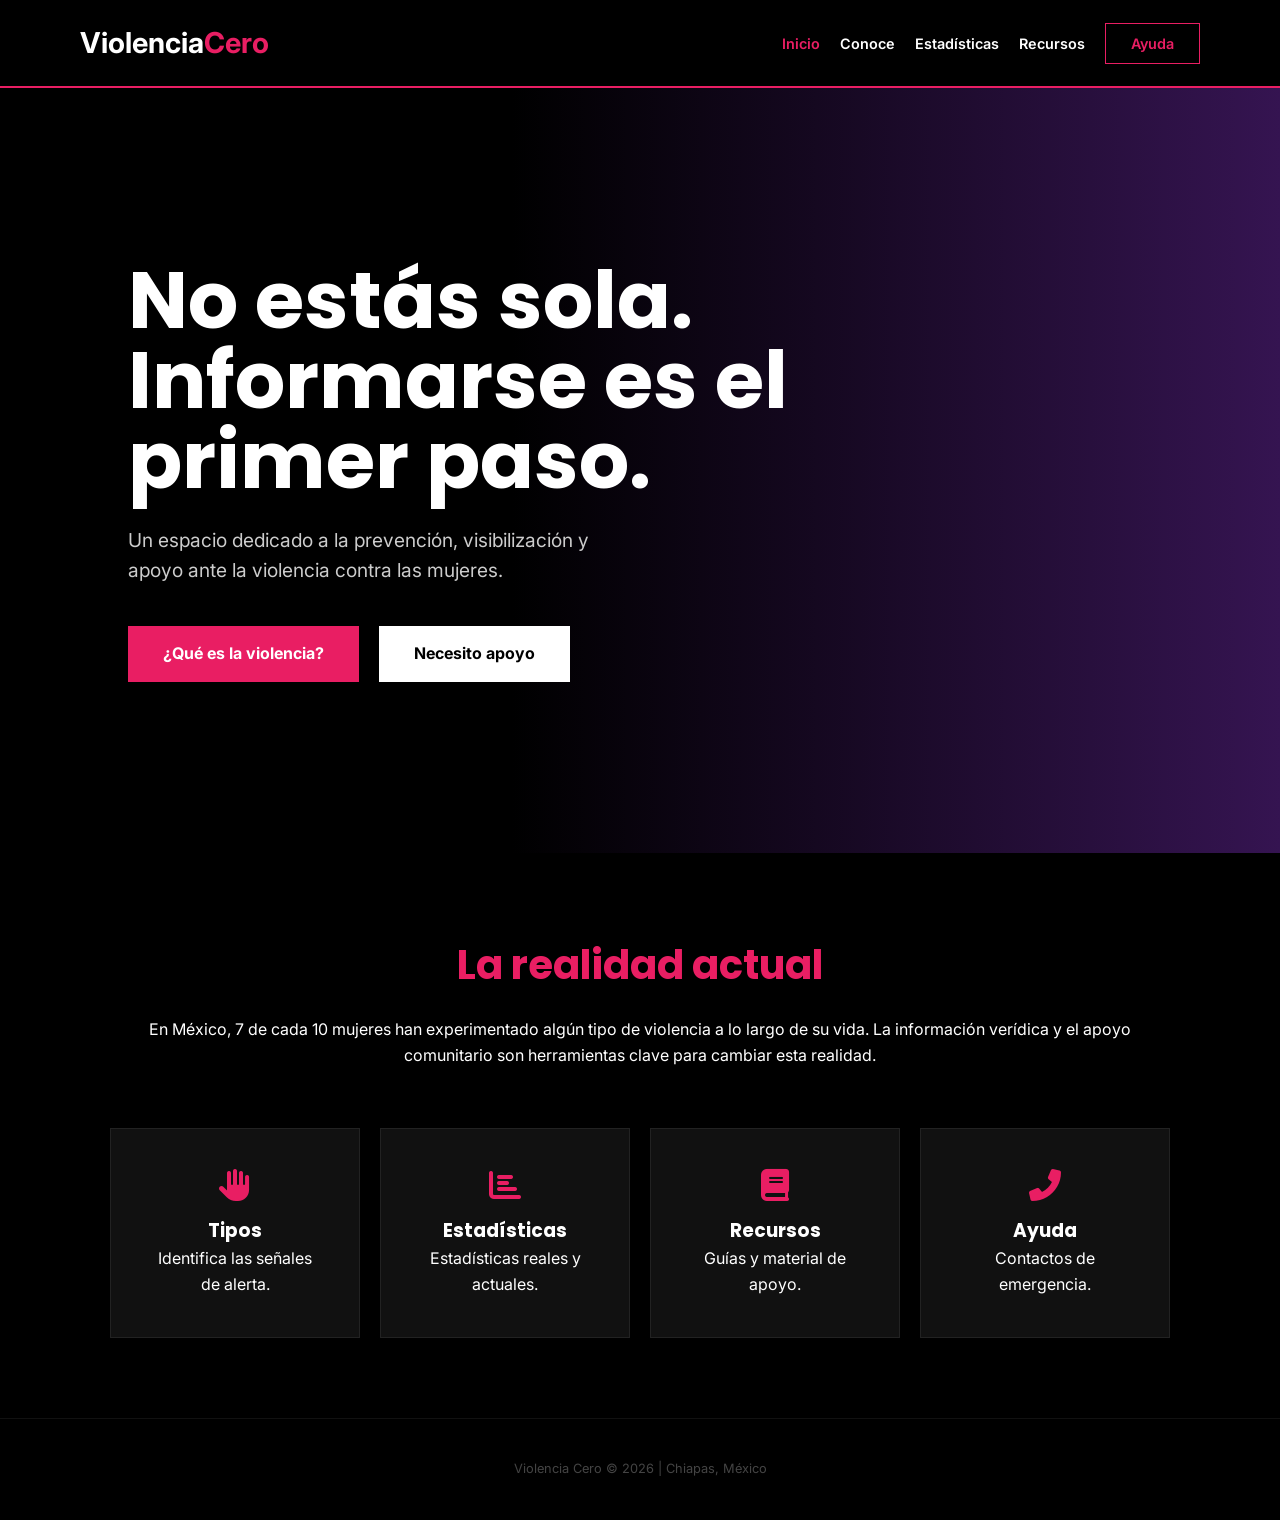
<file: index.html>
<!DOCTYPE html>
<html lang="es">
<head>
    <meta charset="UTF-8">
    <meta name="viewport" content="width=device-width, initial-scale=1.0">
    <title>Violencia Cero</title>
    <link href="https://fonts.googleapis.com/css2?family=Poppins:wght@700&family=Inter:wght@400;600&display=swap" rel="stylesheet">
    <link rel="stylesheet" href="https://cdnjs.cloudflare.com/ajax/libs/font-awesome/6.0.0/css/all.min.css">
    <link rel="stylesheet" href="estilos.css">
</head>
<body>

<header>
    <div class="nav-container">
        <a href="index.html" class="logo">Violencia<span>Cero</span></a>
        <nav>
            <a href="index.html" class="active">Inicio</a>
            <a href="paginas/tipos.html">Conoce</a>
            <a href="paginas/estadisticas.html">Estadísticas</a>
            <a href="paginas/recursos.html">Recursos</a>
            <a href="paginas/ayuda.html" class="btn-ayuda">Ayuda</a>
        </nav>
    </div>
</header>

<section class="hero">
    <div class="hero-content">
        <h1>No estás sola.<br>Informarse es el primer paso.</h1>
        <p>Un espacio dedicado a la prevención, visibilización y apoyo ante la violencia contra las mujeres.</p>
        <div class="hero-btns">
            <a href="#info" class="btn-rosa">¿Qué es la violencia?</a>
            <a href="paginas/ayuda.html" class="btn-blanco">Necesito apoyo</a>
        </div>
    </div>
</section>

<main id="info" class="container">
    <div class="seccion-texto">
        <h2>La realidad actual</h2>
        <p>En México, 7 de cada 10 mujeres han experimentado algún tipo de violencia a lo largo de su vida. La información verídica y el apoyo comunitario son herramientas clave para cambiar esta realidad.</p>
    </div>

    <div class="grid-opciones">
        <a href="paginas/tipos.html" class="tarjeta-opcion">
            <i class="fas fa-hand-paper"></i>
            <h3>Tipos</h3>
            <p>Identifica las señales de alerta.</p>
        </a>
        <a href="paginas/estadisticas.html" class="tarjeta-opcion">
            <i class="fas fa-chart-bar"></i>
            <h3>Estadísticas</h3>
            <p>Estadísticas reales y actuales.</p>
        </a>
        <a href="paginas/recursos.html" class="tarjeta-opcion">
            <i class="fas fa-book"></i>
            <h3>Recursos</h3>
            <p>Guías y material de apoyo.</p>
        </a>
        <a href="paginas/ayuda.html" class="tarjeta-opcion">
            <i class="fas fa-phone-alt"></i>
            <h3>Ayuda</h3>
            <p>Contactos de emergencia.</p>
        </a>
    </div>
</main>

<footer>
    <p>Violencia Cero © 2026 | Chiapas, México</p>
</footer>

</body>
</html>
</file>
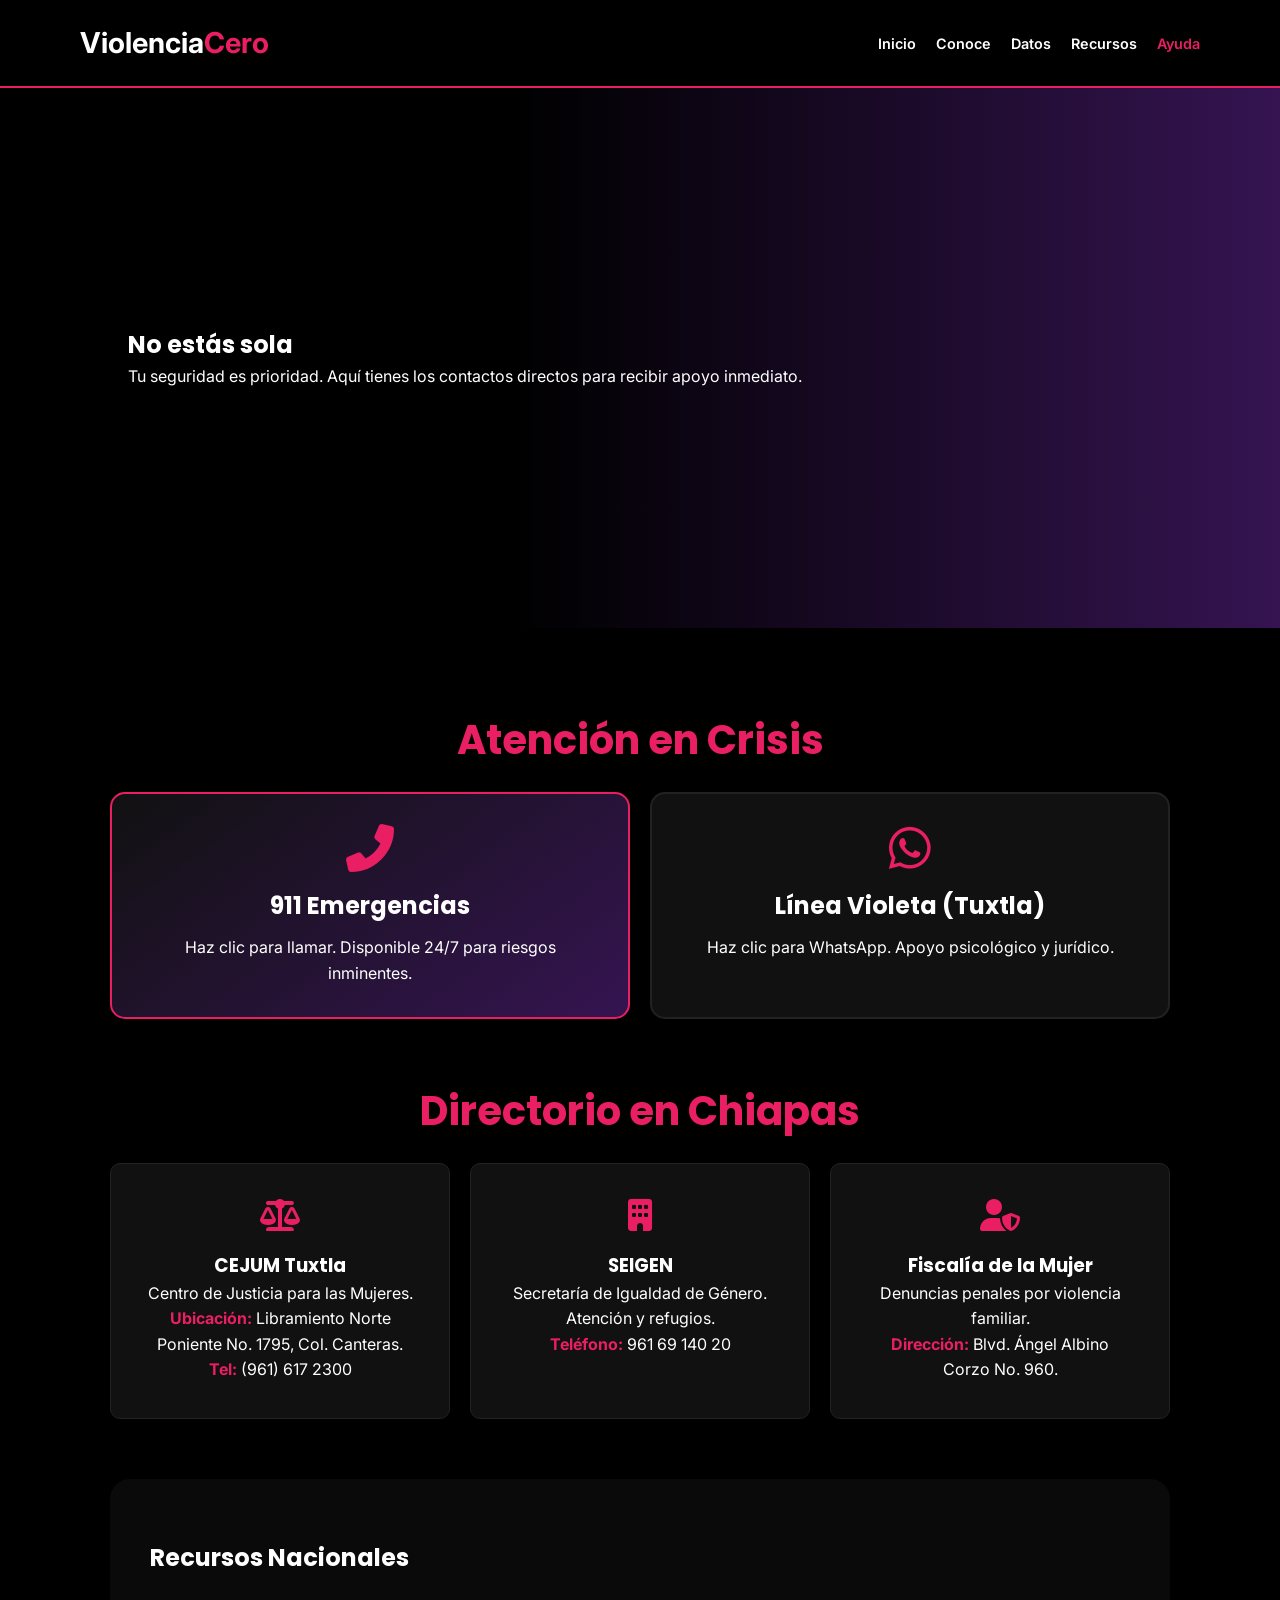
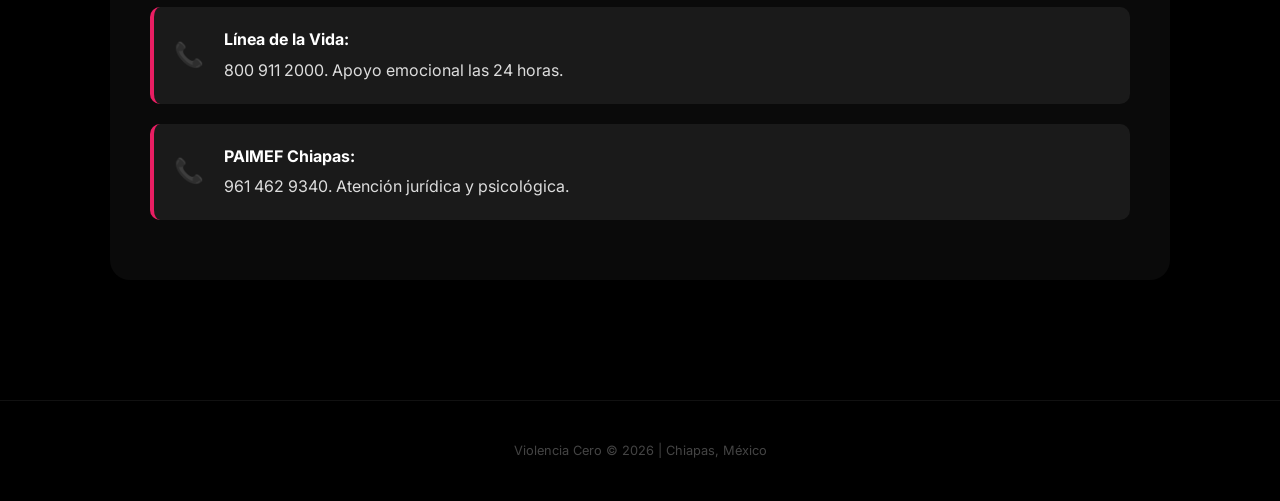
<file: paginas/ayuda.html>
<!DOCTYPE html>
<html lang="es">
<head>
    <meta charset="UTF-8">
    <meta name="viewport" content="width=device-width, initial-scale=1.0">
    <title>Violencia Cero | Ayuda</title>
    <link href="https://fonts.googleapis.com/css2?family=Poppins:wght@700&family=Inter:wght@400;600&display=swap" rel="stylesheet">
    <link rel="stylesheet" href="https://cdnjs.cloudflare.com/ajax/libs/font-awesome/6.0.0/css/all.min.css">
    <link rel="stylesheet" href="../estilos.css">
</head>
<body>

<header>
    <div class="nav-container">
        <a href="../index.html" class="logo">Violencia<span>Cero</span></a>
        <nav>
            <a href="../index.html">Inicio</a>
            <a href="tipos.html">Conoce</a>
            <a href="estadisticas.html">Datos</a>
            <a href="recursos.html">Recursos</a>
            <a href="ayuda.html" class="active">Ayuda</a>
        </nav>
    </div>
</header>

<section class="hero-sub">
    <div class="hero-content">
        <h1>No estás sola</h1>
        <p>Tu seguridad es prioridad. Aquí tienes los contactos directos para recibir apoyo inmediato.</p>
    </div>
</section>

<main class="container">
    
    <section class="seccion-texto">
        <h2>Atención en Crisis</h2>
        <div class="grid-emergencia">
            <a href="tel:911" class="caja-ayuda emergencia-viva">
                <i class="fas fa-phone-alt"></i>
                <h3>911 Emergencias</h3>
                <p>Haz clic para llamar. Disponible 24/7 para riesgos inminentes.</p>
            </a>

            <a href="https://wa.me/529612008429" target="_blank" class="caja-ayuda">
                <i class="fab fa-whatsapp"></i>
                <h3>Línea Violeta (Tuxtla)</h3>
                <p>Haz clic para WhatsApp. Apoyo psicológico y jurídico.</p>
            </a>
        </div>
    </section>

    <section class="seccion-texto">
        <h2>Directorio en Chiapas</h2>
        <div class="grid-detalles">
            <div class="tarjeta-detalle">
                <i class="fas fa-balance-scale"></i>
                <h3>CEJUM Tuxtla</h3>
                <p>Centro de Justicia para las Mujeres.</p>
                <p><strong>Ubicación:</strong> Libramiento Norte Poniente No. 1795, Col. Canteras.</p>
                <p><strong>Tel:</strong> (961) 617 2300</p>
            </div>
            <div class="tarjeta-detalle">
                <i class="fas fa-building"></i>
                <h3>SEIGEN</h3>
                <p>Secretaría de Igualdad de Género. Atención y refugios.</p>
                <p><strong>Teléfono:</strong> 961 69 140 20</p>
            </div>
            <div class="tarjeta-detalle">
                <i class="fas fa-user-shield"></i>
                <h3>Fiscalía de la Mujer</h3>
                <p>Denuncias penales por violencia familiar.</p>
                <p><strong>Dirección:</strong> Blvd. Ángel Albino Corzo No. 960.</p>
            </div>
        </div>
    </section>

    <section class="bg-oscuro-suave">
        <h2>Recursos Nacionales</h2>
        <div class="lista-pasos">
            <div class="paso">
                <div class="paso-num">📞</div>
                <p><strong>Línea de la Vida:</strong> 800 911 2000. Apoyo emocional las 24 horas.</p>
            </div>
            <div class="paso">
                <div class="paso-num">📞</div>
                <p><strong>PAIMEF Chiapas:</strong> 961 462 9340. Atención jurídica y psicológica.</p>
            </div>
        </div>
    </section>

</main>

<footer>
    <p>Violencia Cero © 2026 | Chiapas, México</p>
</footer>

</body>
</html>
</file>
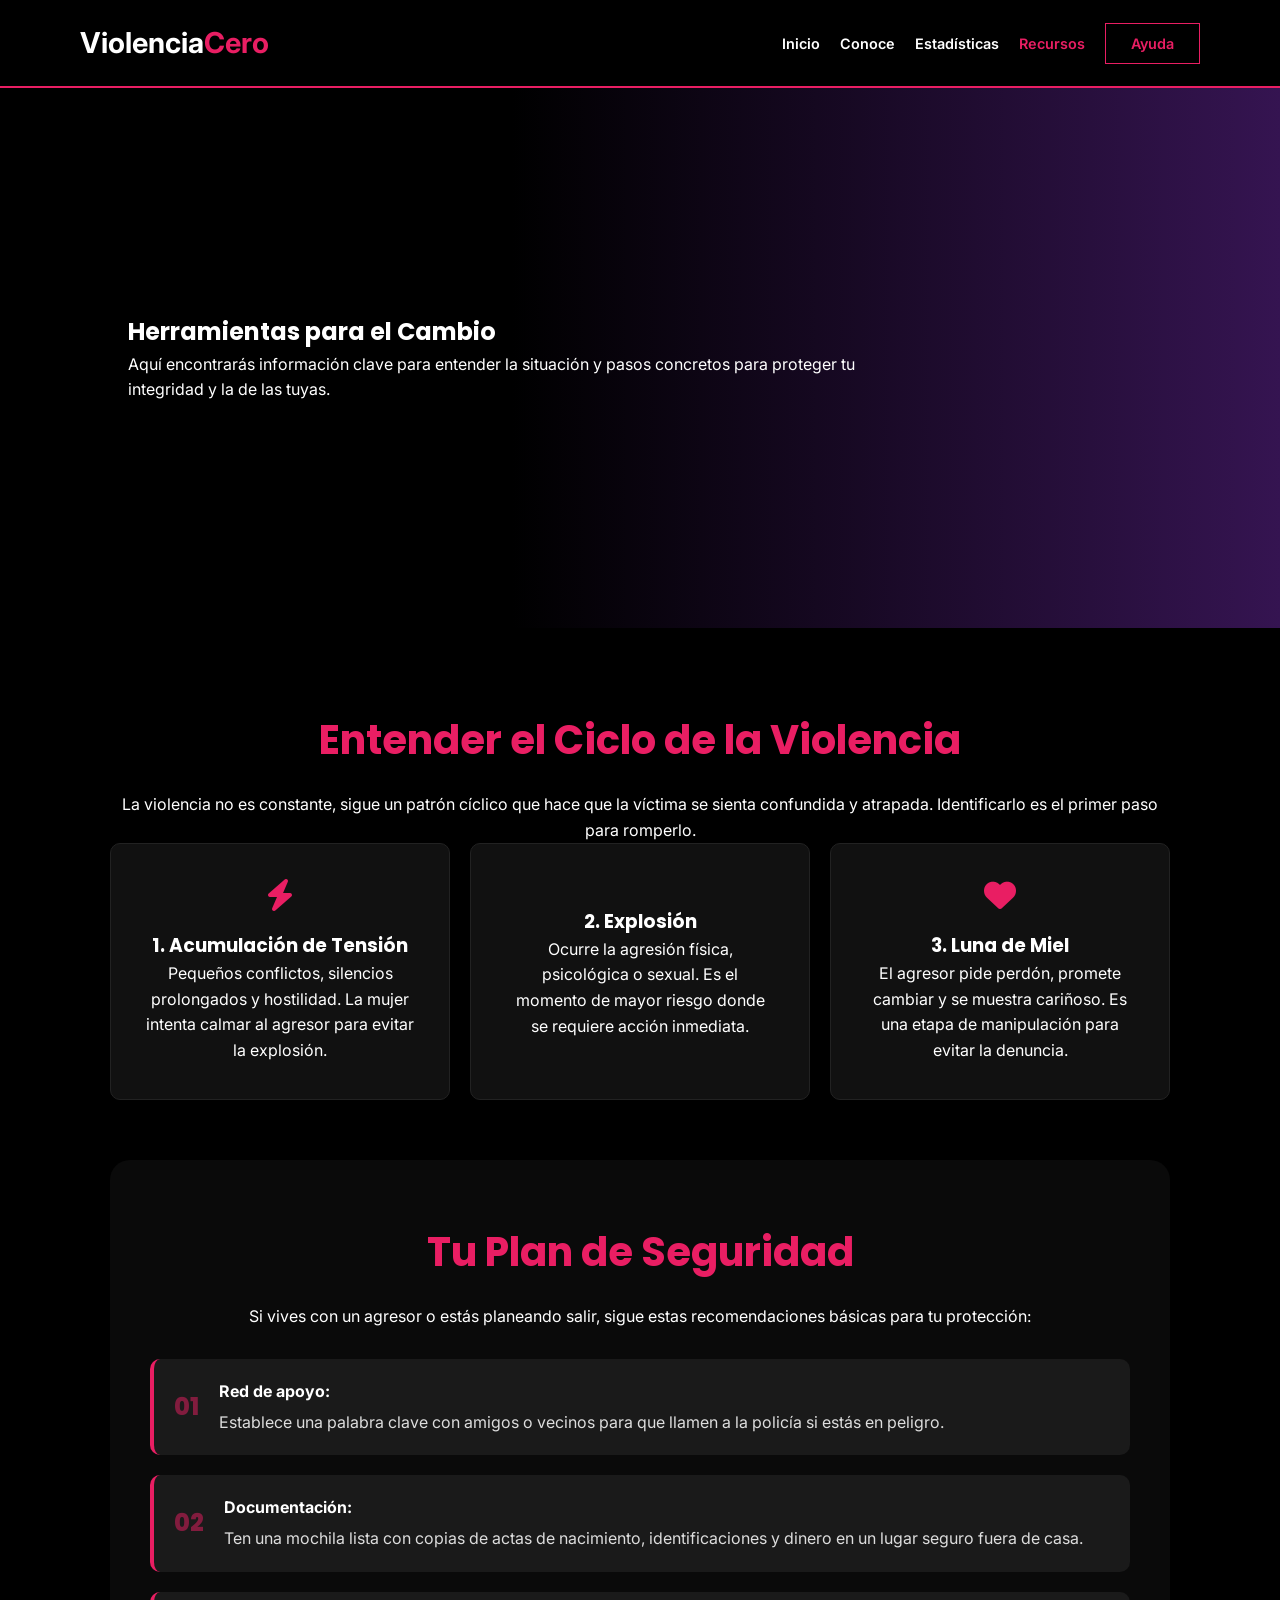
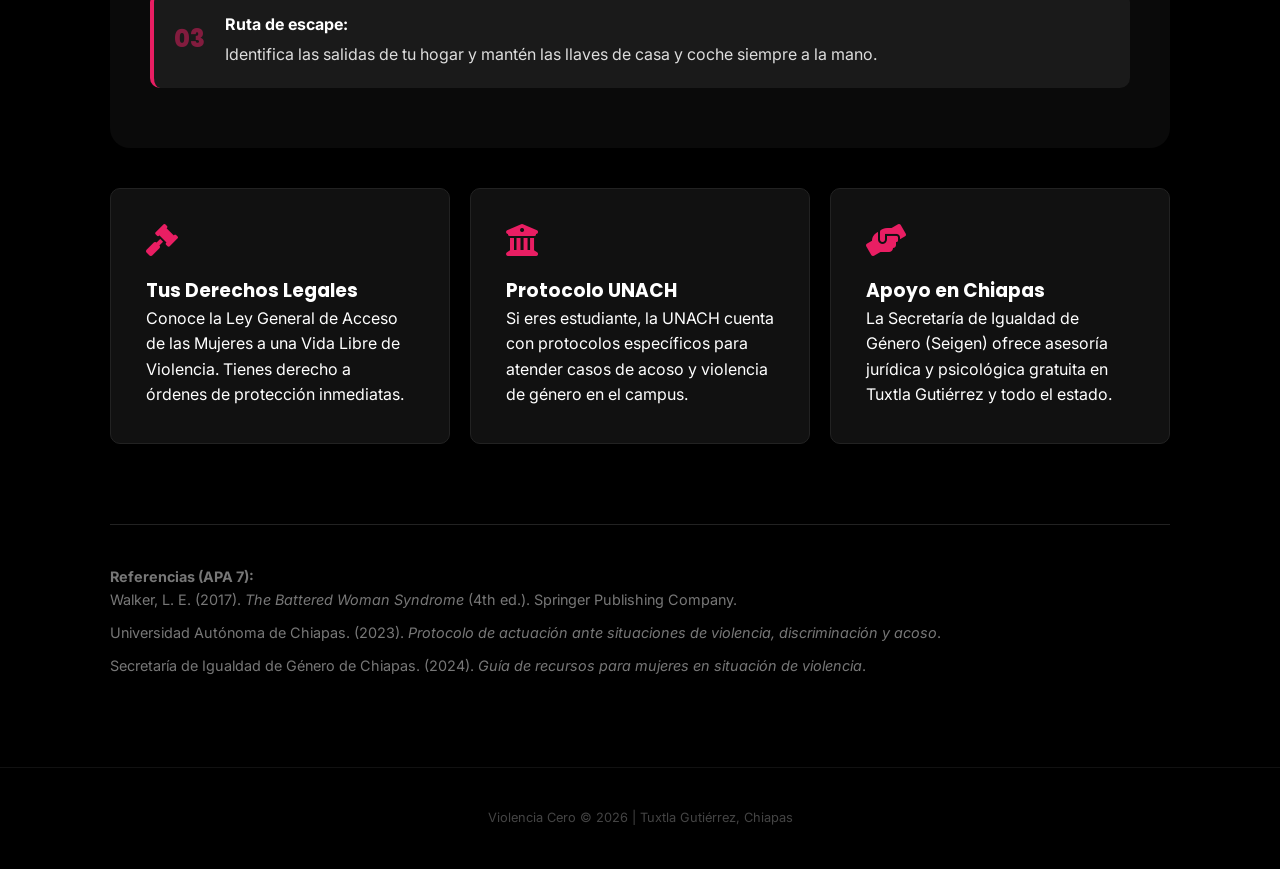
<file: paginas/recursos.html>
<!DOCTYPE html>
<html lang="es">
<head>
    <meta charset="UTF-8">
    <meta name="viewport" content="width=device-width, initial-scale=1.0">
    <title>Violencia Cero | Recursos y Acción</title>
    <link href="https://fonts.googleapis.com/css2?family=Poppins:wght@700&family=Inter:wght@400;600&display=swap" rel="stylesheet">
    <link rel="stylesheet" href="https://cdnjs.cloudflare.com/ajax/libs/font-awesome/6.0.0/css/all.min.css">
    <link rel="stylesheet" href="../estilos.css">
</head>
<body>

<header>
    <div class="nav-container">
        <a href="../index.html" class="logo">Violencia<span>Cero</span></a>
        <nav>
            <a href="../index.html">Inicio</a>
            <a href="tipos.html">Conoce</a>
            <a href="estadisticas.html">Estadísticas</a>
            <a href="recursos.html" class="active">Recursos</a>
            <a href="ayuda.html" class="btn-ayuda">Ayuda</a>
        </nav>
    </div>
</header>

<section class="hero-sub">
    <div class="hero-content">
        <h1>Herramientas para el Cambio</h1>
        <p>Aquí encontrarás información clave para entender la situación y pasos concretos para proteger tu integridad y la de las tuyas.</p>
    </div>
</section>

<main class="container">
    
    <section class="seccion-texto">
        <h2>Entender el Ciclo de la Violencia</h2>
        <p>La violencia no es constante, sigue un patrón cíclico que hace que la víctima se sienta confundida y atrapada. Identificarlo es el primer paso para romperlo.</p>
        
        <div class="grid-detalles">
            <div class="tarjeta-detalle">
                <i class="fas fa-bolt"></i>
                <h3>1. Acumulación de Tensión</h3>
                <p>Pequeños conflictos, silencios prolongados y hostilidad. La mujer intenta calmar al agresor para evitar la explosión.</p>
            </div>
            <div class="tarjeta-detalle">
                <i class="fas fa-explosion"></i>
                <h3>2. Explosión</h3>
                <p>Ocurre la agresión física, psicológica o sexual. Es el momento de mayor riesgo donde se requiere acción inmediata.</p>
            </div>
            <div class="tarjeta-detalle">
                <i class="fas fa-heart"></i>
                <h3>3. Luna de Miel</h3>
                <p>El agresor pide perdón, promete cambiar y se muestra cariñoso. Es una etapa de manipulación para evitar la denuncia.</p>
            </div>
        </div>
    </section>

    <section class="seccion-texto bg-oscuro-suave">
        <h2>Tu Plan de Seguridad</h2>
        <p>Si vives con un agresor o estás planeando salir, sigue estas recomendaciones básicas para tu protección:</p>
        
        <div class="lista-pasos">
            <div class="paso">
                <div class="paso-num">01</div>
                <p><strong>Red de apoyo:</strong> Establece una palabra clave con amigos o vecinos para que llamen a la policía si estás en peligro.</p>
            </div>
            <div class="paso">
                <div class="paso-num">02</div>
                <p><strong>Documentación:</strong> Ten una mochila lista con copias de actas de nacimiento, identificaciones y dinero en un lugar seguro fuera de casa.</p>
            </div>
            <div class="paso">
                <div class="paso-num">03</div>
                <p><strong>Ruta de escape:</strong> Identifica las salidas de tu hogar y mantén las llaves de casa y coche siempre a la mano.</p>
            </div>
        </div>
    </section>

    <section class="grid-detalles">
        <div class="tarjeta-detalle">
            <i class="fas fa-gavel"></i>
            <h3>Tus Derechos Legales</h3>
            <p>Conoce la Ley General de Acceso de las Mujeres a una Vida Libre de Violencia. Tienes derecho a órdenes de protección inmediatas.</p>
        </div>
        <div class="tarjeta-detalle">
            <i class="fas fa-university"></i>
            <h3>Protocolo UNACH</h3>
            <p>Si eres estudiante, la UNACH cuenta con protocolos específicos para atender casos de acoso y violencia de género en el campus.</p>
        </div>
        <div class="tarjeta-detalle">
            <i class="fas fa-hands-helping"></i>
            <h3>Apoyo en Chiapas</h3>
            <p>La Secretaría de Igualdad de Género (Seigen) ofrece asesoría jurídica y psicológica gratuita en Tuxtla Gutiérrez y todo el estado.</p>
        </div>
    </section>

    <section class="referencias-apa">
        <p><strong>Referencias (APA 7):</strong></p>
        <ul>
            <li>Walker, L. E. (2017). <em>The Battered Woman Syndrome</em> (4th ed.). Springer Publishing Company.</li>
            <li>Universidad Autónoma de Chiapas. (2023). <em>Protocolo de actuación ante situaciones de violencia, discriminación y acoso</em>.</li>
            <li>Secretaría de Igualdad de Género de Chiapas. (2024). <em>Guía de recursos para mujeres en situación de violencia</em>.</li>
        </ul>
    </section>
</main>

<footer>
    <p>Violencia Cero © 2026 | Tuxtla Gutiérrez, Chiapas</p>
</footer>

</body>
</html>
</file>
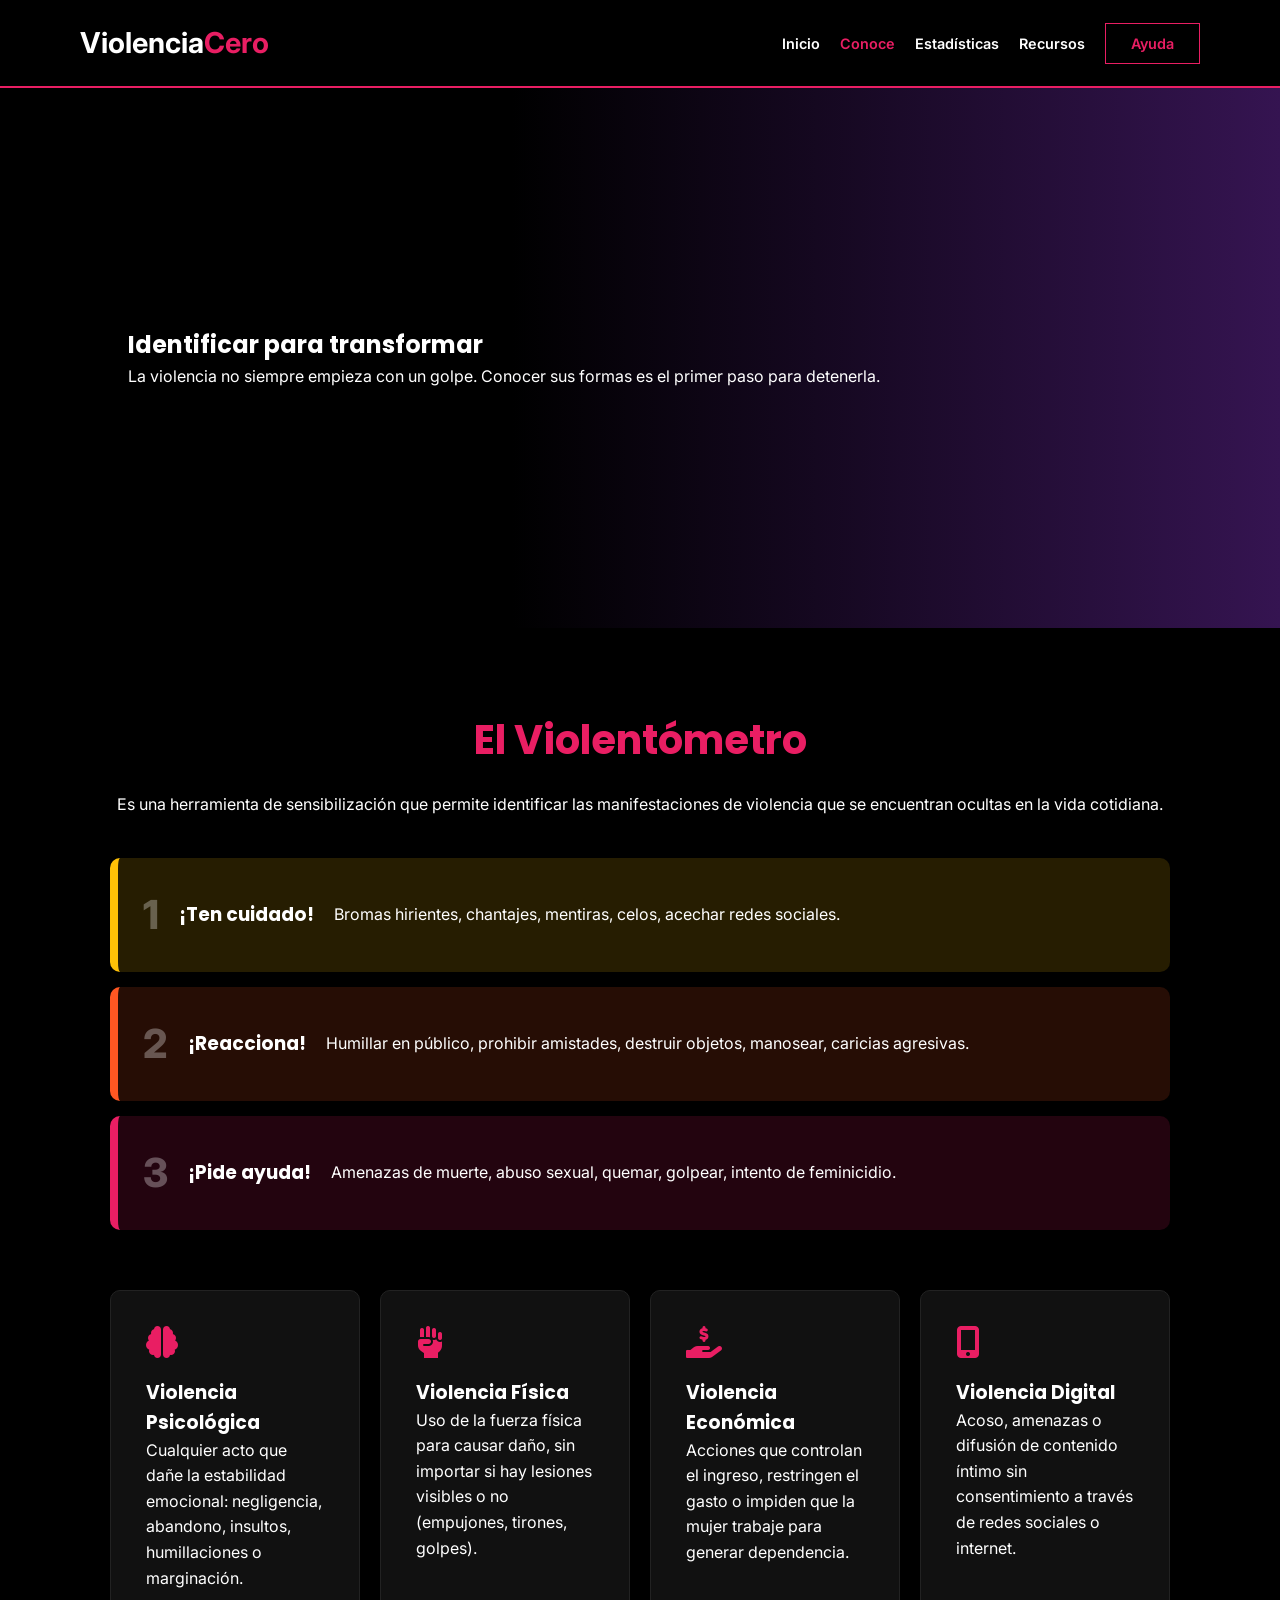
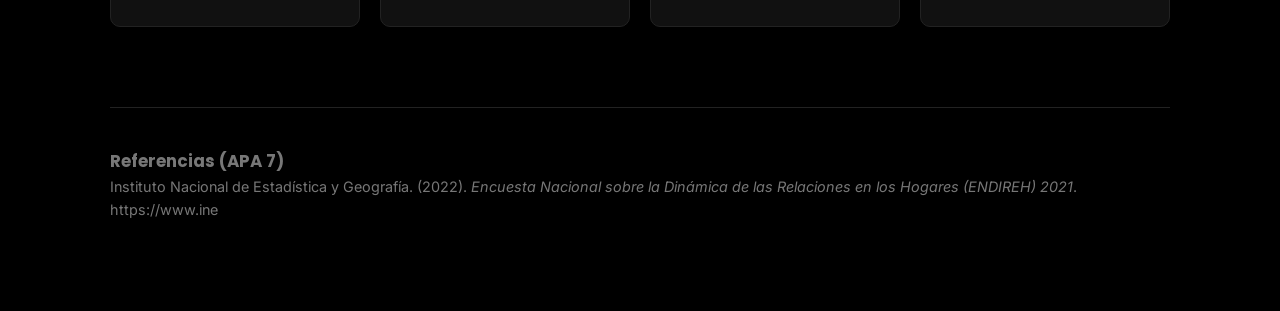
<file: paginas/tipos.html>
<!DOCTYPE html>
<html lang="es">
<head>
    <meta charset="UTF-8">
    <meta name="viewport" content="width=device-width, initial-scale=1.0">
    <title>Violencia Cero | Tipos de Violencia</title>
    <link href="https://fonts.googleapis.com/css2?family=Poppins:wght@700&family=Inter:wght@400;600&display=swap" rel="stylesheet">
    <link rel="stylesheet" href="https://cdnjs.cloudflare.com/ajax/libs/font-awesome/6.0.0/css/all.min.css">
    <link rel="stylesheet" href="../estilos.css">
</head>
<body>

<header>
    <div class="nav-container">
        <a href="../index.html" class="logo">Violencia<span>Cero</span></a>
        <nav>
            <a href="../index.html">Inicio</a>
            <a href="tipos.html" class="active">Conoce</a>
            <a href="estadisticas.html">Estadísticas</a>
            <a href="recursos.html">Recursos</a>
            <a href="ayuda.html" class="btn-ayuda">Ayuda</a>
        </nav>
    </div>
</header>

<section class="hero-sub">
    <div class="hero-content">
        <h1>Identificar para transformar</h1>
        <p>La violencia no siempre empieza con un golpe. Conocer sus formas es el primer paso para detenerla.</p>
    </div>
</section>

<main class="container">
    
    <section class="seccion-texto">
        <h2>El Violentómetro</h2>
        <p>Es una herramienta de sensibilización que permite identificar las manifestaciones de violencia que se encuentran ocultas en la vida cotidiana.</p>
        
        <div class="violentometro">
            <div class="nivel nivel-amarillo">
                <span>1</span>
                <h3>¡Ten cuidado!</h3>
                <p>Bromas hirientes, chantajes, mentiras, celos, acechar redes sociales.</p>
            </div>
            <div class="nivel nivel-naranja">
                <span>2</span>
                <h3>¡Reacciona!</h3>
                <p>Humillar en público, prohibir amistades, destruir objetos, manosear, caricias agresivas.</p>
            </div>
            <div class="nivel nivel-rojo">
                <span>3</span>
                <h3>¡Pide ayuda!</h3>
                <p>Amenazas de muerte, abuso sexual, quemar, golpear, intento de feminicidio.</p>
            </div>
        </div>
    </section>

    <section class="grid-detalles">
        <div class="tarjeta-detalle">
            <i class="fas fa-brain"></i>
            <h3>Violencia Psicológica</h3>
            <p>Cualquier acto que dañe la estabilidad emocional: negligencia, abandono, insultos, humillaciones o marginación.</p>
        </div>
        <div class="tarjeta-detalle">
            <i class="fas fa-fist-raised"></i>
            <h3>Violencia Física</h3>
            <p>Uso de la fuerza física para causar daño, sin importar si hay lesiones visibles o no (empujones, tirones, golpes).</p>
        </div>
        <div class="tarjeta-detalle">
            <i class="fas fa-hand-holding-usd"></i>
            <h3>Violencia Económica</h3>
            <p>Acciones que controlan el ingreso, restringen el gasto o impiden que la mujer trabaje para generar dependencia.</p>
        </div>
        <div class="tarjeta-detalle">
            <i class="fas fa-mobile-alt"></i>
            <h3>Violencia Digital</h3>
            <p>Acoso, amenazas o difusión de contenido íntimo sin consentimiento a través de redes sociales o internet.</p>
        </div>
    </section>

    <section class="referencias-apa">
        <h3>Referencias (APA 7)</h3>
        <ul>
            <li>Instituto Nacional de Estadística y Geografía. (2022). <em>Encuesta Nacional sobre la Dinámica de las Relaciones en los Hogares (ENDIREH) 2021</em>. https://www.ine
</file>
<file: estilos.css>
/* RESET GENERAL - Esto quita espacios raros */
* { margin: 0; padding: 0; box-sizing: border-box; }

body {
    font-family: 'Inter', sans-serif;
    background-color: #000; /* Fondo negro profundo */
    color: #fff;
    line-height: 1.6;
}

h1, h2, h3 { font-family: 'Poppins', sans-serif; }

/* NAVEGACIÓN (IDÉNTICA A TU IMAGEN) */
header {
    background: #000;
    padding: 20px 0;
    border-bottom: 2px solid #e91e63; /* Línea rosa inferior */
}

.nav-container {
    max-width: 1200px;
    margin: 0 auto;
    display: flex;
    justify-content: space-between;
    align-items: center;
    padding: 0 40px;
}

.logo { font-size: 1.8rem; font-weight: 700; color: #fff; text-decoration: none; }
.logo span { color: #e91e63; } /* El "Cero" en rosa */

nav { display: flex; align-items: center; gap: 20px; }

nav a {
    text-decoration: none;
    color: #fff;
    font-size: 0.9rem;
    font-weight: 600;
}

nav a.active { color: #e91e63; } /* Color rosa para la página actual */

.btn-ayuda {
    border: 1px solid #e91e63;
    color: #e91e63;
    padding: 8px 25px;
    text-decoration: none;
    font-weight: 600;
}

/* HERO SECTION (EL DEGRADADO DE TU IMAGEN) */
.hero {
    height: 85vh;
    background: linear-gradient(to right, #000 40%, #351451 100%);
    display: flex;
    align-items: center;
    padding: 0 10%;
}

.hero-content { max-width: 800px; }

.hero h1 {
    font-size: 5rem; /* Letra grande y potente */
    line-height: 1;
    margin-bottom: 25px;
}

.hero p {
    font-size: 1.2rem;
    color: #ccc;
    max-width: 500px;
    margin-bottom: 40px;
}

/* BOTONES RECTANGULARES */
.hero-btns { display: flex; gap: 20px; }

.btn-rosa {
    background: #e91e63;
    color: #fff;
    padding: 15px 35px;
    text-decoration: none;
    font-weight: 700;
    font-size: 1rem;
}

.btn-blanco {
    background: #fff;
    color: #000;
    padding: 15px 35px;
    text-decoration: none;
    font-weight: 700;
    font-size: 1rem;
}

/* SECCIÓN DE INFORMACIÓN (BAJO EL HERO) */
.container {
    max-width: 1100px;
    margin: 0 auto;
    padding: 80px 20px;
}

.seccion-texto { text-align: center; margin-bottom: 60px; }
.seccion-texto h2 { font-size: 2.5rem; color: #e91e63; margin-bottom: 20px; }

.grid-opciones {
    display: grid;
    grid-template-columns: repeat(auto-fit, minmax(200px, 1fr));
    gap: 20px;
}

.tarjeta-opcion {
    background: #111;
    padding: 40px;
    text-align: center;
    text-decoration: none;
    color: #fff;
    border: 1px solid #222;
    transition: 0.3s;
}

.tarjeta-opcion:hover { border-color: #e91e63; transform: translateY(-5px); }
.tarjeta-opcion i { font-size: 2rem; color: #e91e63; margin-bottom: 15px; }

footer {
    padding: 40px;
    text-align: center;
    border-top: 1px solid #111;
    color: #444;
    font-size: 0.8rem;
}

/* --- ESTILOS EXCLUSIVOS PARA PÁGINAS INTERNAS (Como Tipos) --- */

/* Hero más pequeño para no ocupar toda la pantalla en internas */
.hero-sub {
    height: 60vh;
    background: linear-gradient(to right, #000 40%, #351451 100%);
    display: flex;
    align-items: center;
    padding: 0 10%;
}

/* El Violentómetro: No afecta a Inicio porque Inicio no tiene esta clase */
.violentometro {
    display: flex;
    flex-direction: column;
    gap: 15px;
    margin-top: 40px;
    text-align: left;
}

.nivel {
    padding: 25px;
    border-radius: 10px;
    display: flex;
    align-items: center;
    gap: 20px;
}

.nivel span { font-size: 2.5rem; font-weight: 800; opacity: 0.3; }
.nivel-amarillo { background: rgba(255, 193, 7, 0.15); border-left: 8px solid #ffc107; }
.nivel-naranja { background: rgba(255, 87, 34, 0.15); border-left: 8px solid #ff5722; }
.nivel-rojo { background: rgba(233, 30, 99, 0.15); border-left: 8px solid #e91e63; }

/* Grid de detalles para los cuadros de info */
.grid-detalles {
    display: grid;
    grid-template-columns: repeat(auto-fit, minmax(240px, 1fr));
    gap: 20px;
}

.tarjeta-detalle {
    background: #111;
    padding: 35px;
    border-radius: 10px;
    border: 1px solid #222;
    transition: 0.3s;
}

.tarjeta-detalle:hover { border-color: #e91e63; transform: translateY(-5px); }
.tarjeta-detalle i { font-size: 2rem; color: #e91e63; margin-bottom: 20px; }

/* Referencias APA */
.referencias-apa { margin-top: 80px; padding-top: 40px; border-top: 1px solid #222; font-size: 0.9rem; color: #777; }
.referencias-apa li { margin-bottom: 10px; list-style: none; }

/* --- ESTILOS PARA LA SECCIÓN DE ESTADÍSTICAS --- */

.grid-graficas {
    display: grid;
    grid-template-columns: repeat(auto-fit, minmax(350px, 1fr));
    gap: 30px;
    margin-top: 40px;
}

.tarjeta-grafica {
    background: #111;
    padding: 30px;
    border-radius: 15px;
    border: 1px solid #222;
    text-align: center;
}

.tarjeta-grafica h3 {
    color: #e91e63;
    margin-bottom: 10px;
    font-size: 1.2rem;
}

.tarjeta-grafica p {
    font-size: 0.9rem;
    color: #888;
    margin-bottom: 25px;
}

/* Para que las gráficas circulares no se hagan gigantes */
.canvas-pie {
    max-width: 250px;
    margin: 0 auto;
}
/* --- ESTILOS PARA LA SECCIÓN DE RECURSOS --- */

.bg-oscuro-suave {
    background: #0a0a0a;
    padding: 60px 40px;
    border-radius: 20px;
    margin: 40px 0;
}

.lista-pasos {
    display: flex;
    flex-direction: column;
    gap: 20px;
    margin-top: 30px;
    text-align: left;
}

.paso {
    display: flex;
    align-items: center;
    gap: 20px;
    background: #1a1a1a;
    padding: 20px;
    border-radius: 10px;
    border-left: 4px solid #e91e63;
}

.paso-num {
    font-family: 'Poppins', sans-serif;
    font-size: 1.5rem;
    font-weight: 800;
    color: #e91e63;
    opacity: 0.5;
}

.paso p {
    font-size: 1rem;
    color: #ddd;
}

.paso strong {
    color: #fff;
    display: block;
    margin-bottom: 5px;
}

/* --- ESTILOS EXCLUSIVOS PARA AYUDA --- */

.grid-emergencia {
    display: grid;
    grid-template-columns: repeat(auto-fit, minmax(280px, 1fr));
    gap: 20px;
    margin-bottom: 50px;
}

.caja-ayuda {
    background: #111;
    padding: 30px;
    border-radius: 15px;
    text-decoration: none;
    color: #fff;
    border: 2px solid #222;
    transition: 0.3s;
    text-align: center;
}

.emergencia-viva {
    border-color: #e91e63;
    background: linear-gradient(145deg, #111, #351451);
}

.caja-ayuda:hover {
    transform: scale(1.02);
    border-color: #e91e63;
}

.caja-ayuda i {
    font-size: 3rem;
    color: #e91e63;
    margin-bottom: 15px;
}

.caja-ayuda h3 {
    font-size: 1.5rem;
    margin-bottom: 10px;
}

.tarjeta-detalle p strong {
    color: #e91e63;
}
</file>
